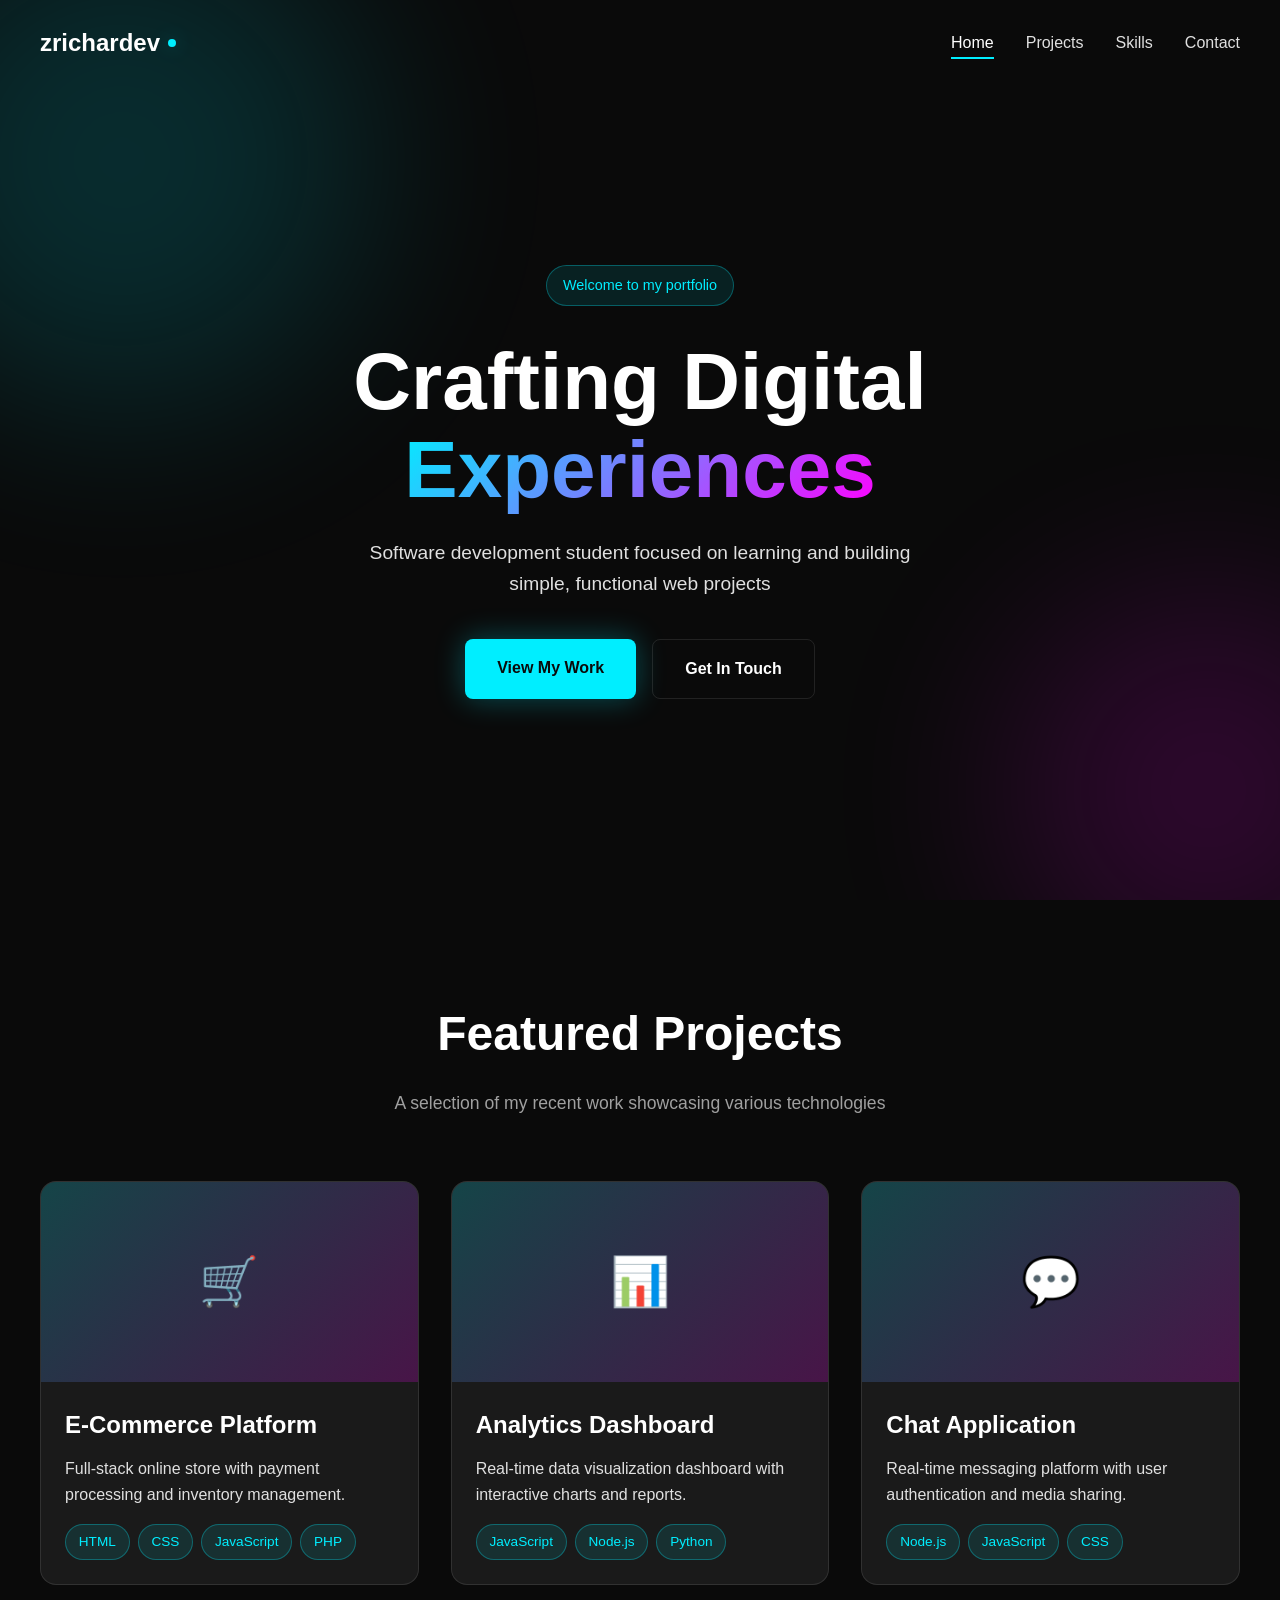
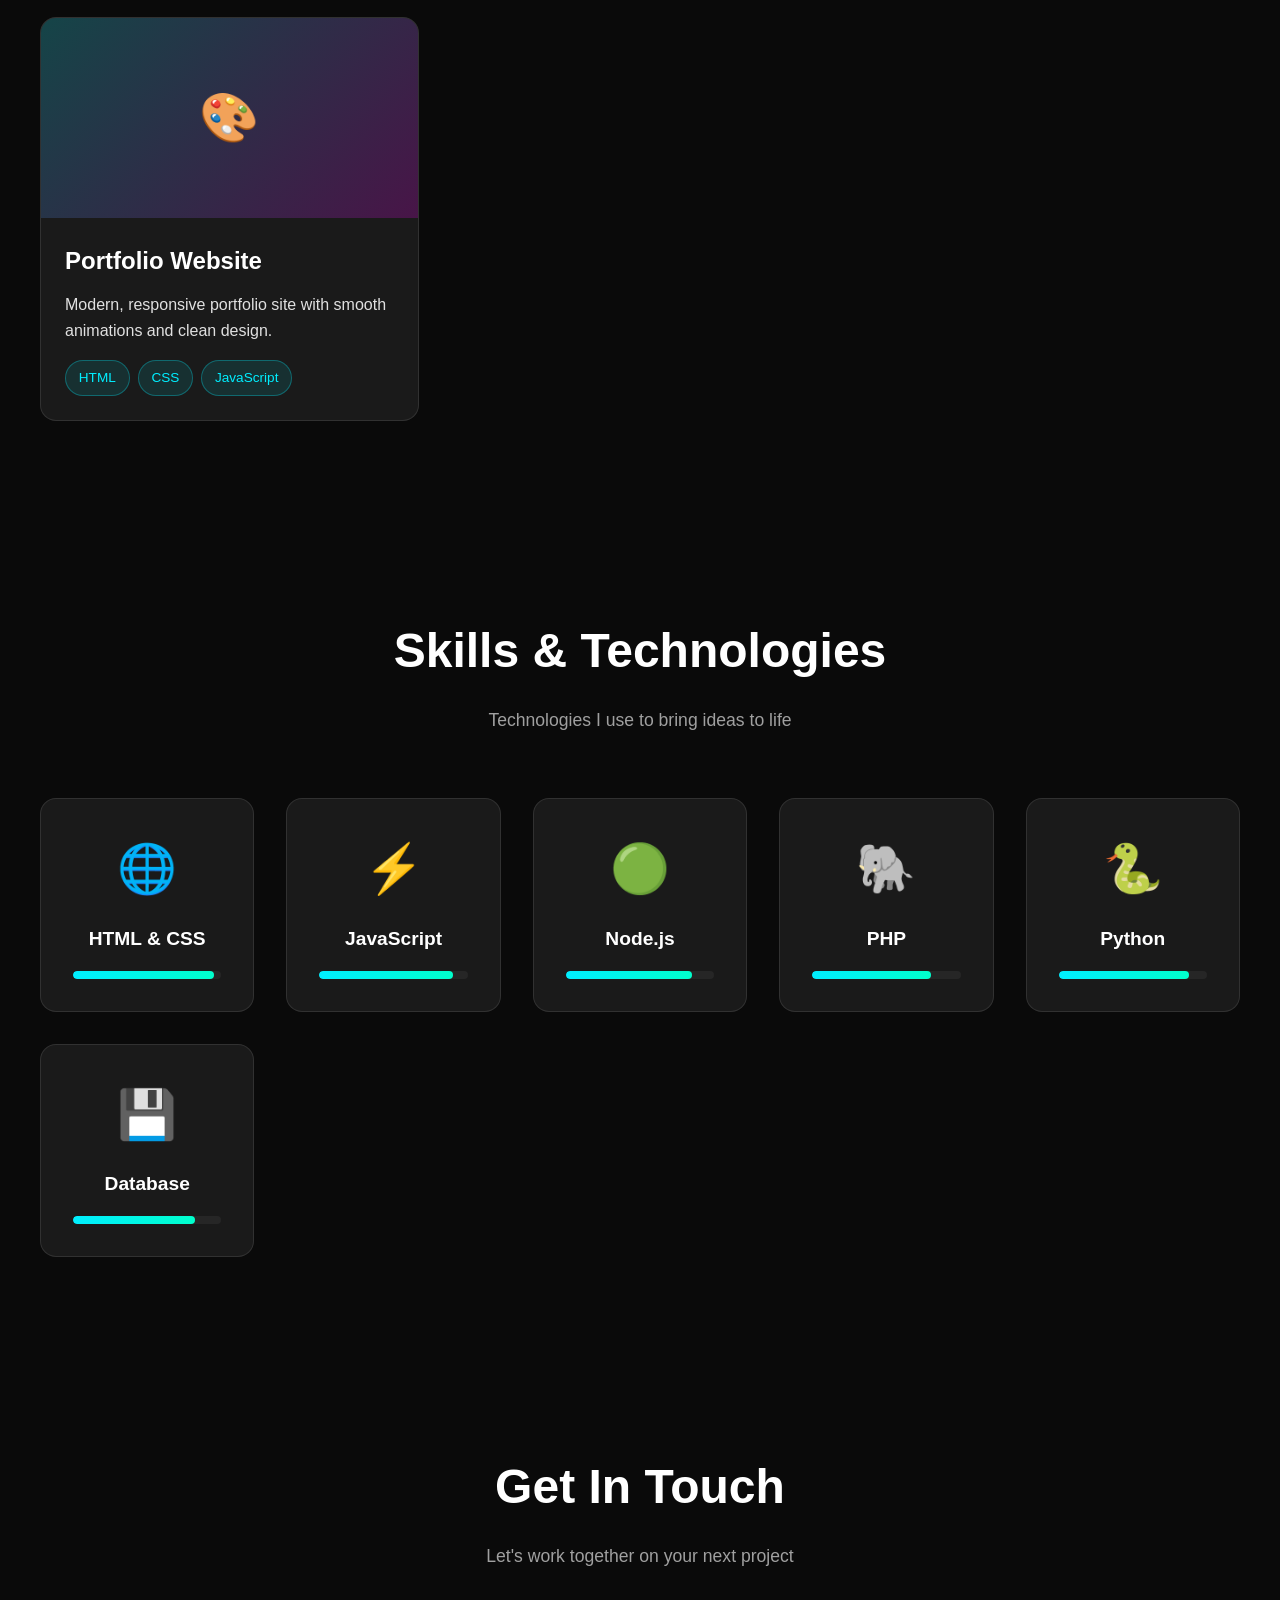
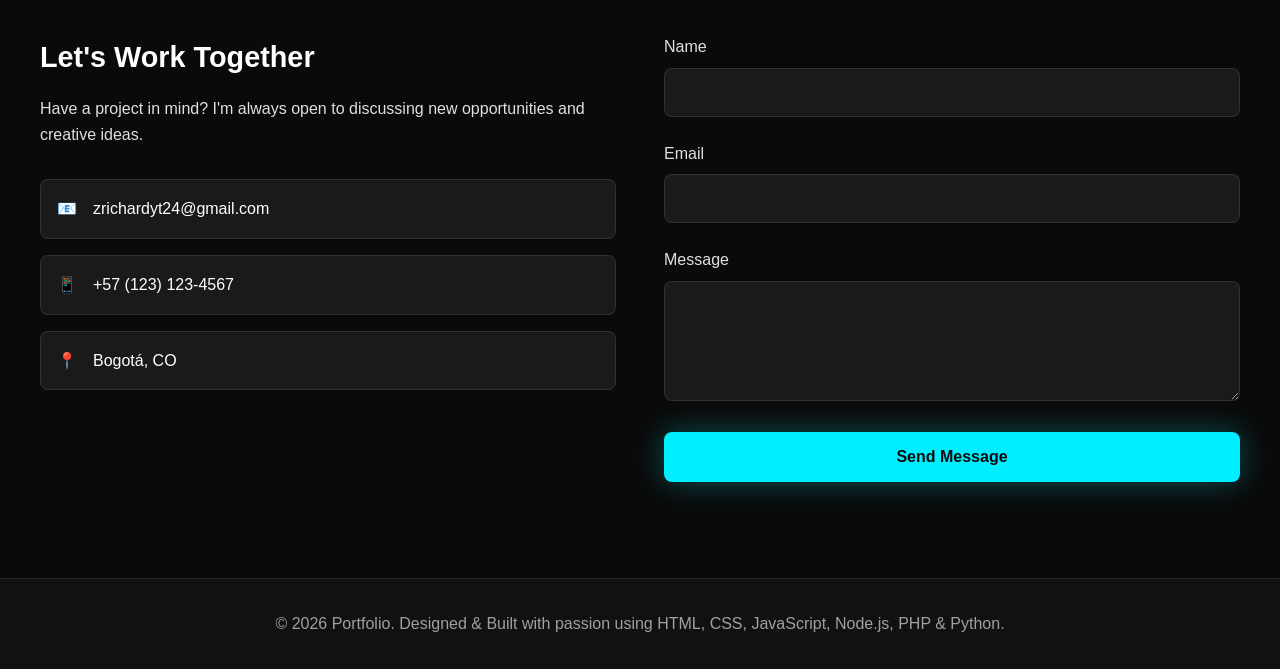
<file: index.html>
<!DOCTYPE html>
<html lang="en">
<head>
    <meta charset="UTF-8">
    <meta name="viewport" content="width=device-width, initial-scale=1.0">
    <title>zrichardev portfolio</title>
    <style>
        * {
            margin: 0;
            padding: 0;
            box-sizing: border-box;
        }

        :root {
            --bg-primary: #0a0a0a;
            --bg-secondary: #111111;
            --bg-card: #1a1a1a;
            --text-primary: #ffffff;
            --text-secondary: #e0e0e0;
            --text-muted: #a0a0a0;
            --accent: #00eeff;
            --accent-glow: rgba(0, 238, 255, 0.3);
            --border: rgba(255, 255, 255, 0.1);
        }

        body {
            font-family: 'Segoe UI', Tahoma, Geneva, Verdana, sans-serif;
            background: var(--bg-primary);
            color: var(--text-primary);
            line-height: 1.6;
            overflow-x: hidden;
        }

        /* Animated Background */
        .animated-bg {
            position: fixed;
            top: 0;
            left: 0;
            width: 100%;
            height: 100%;
            z-index: 0;
            overflow: hidden;
            pointer-events: none;
        }

        .gradient-orb {
            position: absolute;
            border-radius: 50%;
            filter: blur(100px);
            opacity: 0.15;
            animation: float 20s infinite ease-in-out;
        }

        .orb-1 {
            width: 500px;
            height: 500px;
            background: var(--accent);
            top: -10%;
            left: -10%;
        }

        .orb-2 {
            width: 400px;
            height: 400px;
            background: #ff00ff;
            bottom: -10%;
            right: -10%;
            animation-delay: 7s;
        }

        @keyframes float {
            0%, 100% { transform: translate(0, 0) scale(1); }
            33% { transform: translate(50px, -50px) scale(1.1); }
            66% { transform: translate(-50px, 50px) scale(0.9); }
        }

        /* Navigation */
        nav {
            position: fixed;
            top: 0;
            left: 0;
            right: 0;
            z-index: 1000;
            padding: 1.5rem 2rem;
            transition: all 0.3s ease;
        }

        nav.scrolled {
            background: rgba(10, 10, 10, 0.9);
            backdrop-filter: blur(20px);
            border-bottom: 1px solid var(--border);
            padding: 1rem 2rem;
        }

        .nav-content {
            max-width: 1200px;
            margin: 0 auto;
            display: flex;
            justify-content: space-between;
            align-items: center;
        }

        .logo {
            font-size: 1.5rem;
            font-weight: 700;
            display: flex;
            align-items: center;
            gap: 0.5rem;
        }

        .logo-dot {
            width: 8px;
            height: 8px;
            background: var(--accent);
            border-radius: 50%;
            box-shadow: 0 0 20px var(--accent-glow);
            animation: pulse 2s infinite;
        }

        @keyframes pulse {
            0%, 100% { transform: scale(1); opacity: 1; }
            50% { transform: scale(1.2); opacity: 0.8; }
        }

        .nav-menu {
            display: flex;
            gap: 2rem;
            list-style: none;
        }

        .nav-menu a {
            color: var(--text-secondary);
            text-decoration: none;
            position: relative;
            padding: 0.5rem 0;
            transition: color 0.3s ease;
        }

        .nav-menu a::after {
            content: '';
            position: absolute;
            bottom: 0;
            left: 0;
            width: 0;
            height: 2px;
            background: var(--accent);
            transition: width 0.3s ease;
        }

        .nav-menu a:hover,
        .nav-menu a.active {
            color: var(--text-primary);
        }

        .nav-menu a:hover::after,
        .nav-menu a.active::after {
            width: 100%;
        }

        /* Hero Section */
        .hero {
            min-height: 100vh;
            display: flex;
            align-items: center;
            justify-content: center;
            padding: 8rem 2rem 4rem;
            position: relative;
        }

        .hero-content {
            max-width: 1200px;
            text-align: center;
        }

        .hero-tag {
            display: inline-block;
            padding: 0.5rem 1rem;
            background: rgba(0, 238, 255, 0.1);
            border: 1px solid rgba(0, 238, 255, 0.3);
            border-radius: 50px;
            font-size: 0.9rem;
            color: var(--accent);
            margin-bottom: 2rem;
        }

        .hero h1 {
            font-size: clamp(2.5rem, 8vw, 5rem);
            font-weight: 800;
            line-height: 1.1;
            margin-bottom: 1.5rem;
        }

        .gradient-text {
            background: linear-gradient(135deg, var(--accent) 0%, #ff00ff 100%);
            -webkit-background-clip: text;
            -webkit-text-fill-color: transparent;
            background-clip: text;
        }

        .hero p {
            font-size: 1.2rem;
            color: var(--text-secondary);
            max-width: 600px;
            margin: 0 auto 2.5rem;
        }

        .hero-buttons {
            display: flex;
            gap: 1rem;
            justify-content: center;
            flex-wrap: wrap;
        }

        .btn-primary, .btn-secondary {
            padding: 1rem 2rem;
            font-size: 1rem;
            font-weight: 600;
            border-radius: 8px;
            cursor: pointer;
            transition: all 0.3s ease;
            border: none;
            text-decoration: none;
            display: inline-block;
        }

        .btn-primary {
            background: var(--accent);
            color: var(--bg-primary);
            box-shadow: 0 0 30px var(--accent-glow);
        }

        .btn-primary:hover {
            transform: translateY(-2px);
            box-shadow: 0 0 50px var(--accent-glow);
        }

        .btn-secondary {
            background: transparent;
            color: var(--text-primary);
            border: 1px solid var(--border);
        }

        .btn-secondary:hover {
            border-color: var(--accent);
            color: var(--accent);
            transform: translateY(-2px);
        }

        /* Sections */
        section {
            position: relative;
            padding: 6rem 2rem;
        }

        .container {
            max-width: 1200px;
            margin: 0 auto;
        }

        .section-header {
            text-align: center;
            margin-bottom: 4rem;
        }

        .section-title {
            font-size: clamp(2rem, 5vw, 3rem);
            font-weight: 800;
            margin-bottom: 1rem;
        }

        .section-subtitle {
            color: var(--text-muted);
            font-size: 1.1rem;
            max-width: 600px;
            margin: 0 auto;
        }

        /* Projects Grid */
        .projects-grid {
            display: grid;
            grid-template-columns: repeat(auto-fit, minmax(300px, 1fr));
            gap: 2rem;
        }

        .project-card {
            background: var(--bg-card);
            border: 1px solid var(--border);
            border-radius: 16px;
            overflow: hidden;
            transition: all 0.3s ease;
            cursor: pointer;
        }

        .project-card:hover {
            transform: translateY(-8px);
            border-color: var(--accent);
            box-shadow: 0 20px 40px rgba(0, 238, 255, 0.2);
        }

        .project-image {
            width: 100%;
            height: 200px;
            background: linear-gradient(135deg, rgba(0, 238, 255, 0.2), rgba(255, 0, 255, 0.2));
            display: flex;
            align-items: center;
            justify-content: center;
            font-size: 3rem;
            transition: all 0.3s ease;
        }

        .project-card:hover .project-image {
            transform: scale(1.05);
        }

        .project-info {
            padding: 1.5rem;
        }

        .project-title {
            font-size: 1.5rem;
            font-weight: 700;
            margin-bottom: 0.75rem;
        }

        .project-description {
            color: var(--text-secondary);
            margin-bottom: 1rem;
        }

        .project-tags {
            display: flex;
            flex-wrap: wrap;
            gap: 0.5rem;
        }

        .tag {
            padding: 0.4rem 0.8rem;
            background: rgba(0, 238, 255, 0.1);
            border: 1px solid rgba(0, 238, 255, 0.3);
            border-radius: 20px;
            font-size: 0.85rem;
            color: var(--accent);
        }

        /* Skills Grid */
        .skills-grid {
            display: grid;
            grid-template-columns: repeat(auto-fit, minmax(200px, 1fr));
            gap: 2rem;
        }

        .skill-card {
            background: var(--bg-card);
            border: 1px solid var(--border);
            border-radius: 16px;
            padding: 2rem;
            text-align: center;
            transition: all 0.3s ease;
        }

        .skill-card:hover {
            border-color: var(--accent);
            transform: translateY(-5px);
            box-shadow: 0 10px 30px rgba(0, 238, 255, 0.15);
        }

        .skill-icon {
            font-size: 3rem;
            margin-bottom: 1rem;
        }

        .skill-name {
            font-size: 1.2rem;
            font-weight: 700;
            margin-bottom: 1rem;
        }

        .skill-bar {
            width: 100%;
            height: 8px;
            background: rgba(255, 255, 255, 0.05);
            border-radius: 10px;
            overflow: hidden;
        }

        .skill-progress {
            height: 100%;
            background: linear-gradient(90deg, var(--accent) 0%, #00ffcc 100%);
            border-radius: 10px;
            transition: width 1s ease;
        }

        /* Contact Form */
        .contact-grid {
            display: grid;
            grid-template-columns: 1fr;
            gap: 3rem;
        }

        @media (min-width: 768px) {
            .contact-grid {
                grid-template-columns: 1fr 1fr;
            }
        }

        .contact-info h3 {
            font-size: 1.8rem;
            margin-bottom: 1rem;
        }

        .contact-info p {
            color: var(--text-secondary);
            margin-bottom: 2rem;
        }

        .contact-method {
            display: flex;
            align-items: center;
            gap: 1rem;
            padding: 1rem;
            background: var(--bg-card);
            border: 1px solid var(--border);
            border-radius: 8px;
            margin-bottom: 1rem;
            transition: all 0.3s ease;
        }

        .contact-method:hover {
            border-color: var(--accent);
            transform: translateX(5px);
        }

        .form-group {
            margin-bottom: 1.5rem;
        }

        .form-group label {
            display: block;
            margin-bottom: 0.5rem;
            color: var(--text-secondary);
        }

        .form-group input,
        .form-group textarea {
            width: 100%;
            padding: 1rem;
            background: var(--bg-card);
            border: 1px solid var(--border);
            border-radius: 8px;
            color: var(--text-primary);
            font-family: inherit;
            transition: all 0.3s ease;
        }

        .form-group input:focus,
        .form-group textarea:focus {
            outline: none;
            border-color: var(--accent);
            box-shadow: 0 0 0 3px var(--accent-glow);
        }

        .form-group textarea {
            resize: vertical;
            min-height: 120px;
        }

        /* Footer */
        footer {
            background: var(--bg-secondary);
            border-top: 1px solid var(--border);
            padding: 2rem;
            text-align: center;
            color: var(--text-muted);
        }

        /* Responsive */
        @media (max-width: 768px) {
            .nav-menu {
                display: none;
            }

            section {
                padding: 4rem 1.5rem;
            }

            .hero {
                padding: 6rem 1.5rem 3rem;
            }
        }

        /* Smooth Scroll */
        html {
            scroll-behavior: smooth;
        }
    </style>
</head>
<body>
    <!-- Animated Background -->
    <div class="animated-bg">
        <div class="gradient-orb orb-1"></div>
        <div class="gradient-orb orb-2"></div>
    </div>

    <!-- Navigation -->
    <nav id="navbar">
        <div class="nav-content">
            <div class="logo">
                zrichardev<span class="logo-dot"></span>
            </div>
            <ul class="nav-menu">
                <li><a href="#home" class="active">Home</a></li>
                <li><a href="#projects">Projects</a></li>
                <li><a href="#skills">Skills</a></li>
                <li><a href="#contact">Contact</a></li>
            </ul>
        </div>
    </nav>

    <!-- Hero Section -->
    <section id="home" class="hero">
        <div class="hero-content">
            <div class="hero-tag">Welcome to my portfolio</div>
            <h1>
                Crafting Digital<br>
                <span class="gradient-text">Experiences</span>
            </h1>
            <p>
                Software development student focused on learning and building simple,
                functional web projects
            </p>
            <div class="hero-buttons">
                <a href="#projects" class="btn-primary">View My Work</a>
                <a href="#contact" class="btn-secondary">Get In Touch</a>
            </div>
        </div>
    </section>

    <!-- Projects Section -->
    <section id="projects">
        <div class="container">
            <div class="section-header">
                <h2 class="section-title">Featured Projects</h2>
                <p class="section-subtitle">
                    A selection of my recent work showcasing various technologies
                </p>
            </div>

            <div class="projects-grid">
                <div class="project-card">
                    <div class="project-image">🛒</div>
                    <div class="project-info">
                        <h3 class="project-title">E-Commerce Platform</h3>
                        <p class="project-description">
                            Full-stack online store with payment processing and inventory management.
                        </p>
                        <div class="project-tags">
                            <span class="tag">HTML</span>
                            <span class="tag">CSS</span>
                            <span class="tag">JavaScript</span>
                            <span class="tag">PHP</span>
                        </div>
                    </div>
                </div>

                <div class="project-card">
                    <div class="project-image">📊</div>
                    <div class="project-info">
                        <h3 class="project-title">Analytics Dashboard</h3>
                        <p class="project-description">
                            Real-time data visualization dashboard with interactive charts and reports.
                        </p>
                        <div class="project-tags">
                            <span class="tag">JavaScript</span>
                            <span class="tag">Node.js</span>
                            <span class="tag">Python</span>
                        </div>
                    </div>
                </div>

                <div class="project-card">
                    <div class="project-image">💬</div>
                    <div class="project-info">
                        <h3 class="project-title">Chat Application</h3>
                        <p class="project-description">
                            Real-time messaging platform with user authentication and media sharing.
                        </p>
                        <div class="project-tags">
                            <span class="tag">Node.js</span>
                            <span class="tag">JavaScript</span>
                            <span class="tag">CSS</span>
                        </div>
                    </div>
                </div>

                <div class="project-card">
                    <div class="project-image">🎨</div>
                    <div class="project-info">
                        <h3 class="project-title">Portfolio Website</h3>
                        <p class="project-description">
                            Modern, responsive portfolio site with smooth animations and clean design.
                        </p>
                        <div class="project-tags">
                            <span class="tag">HTML</span>
                            <span class="tag">CSS</span>
                            <span class="tag">JavaScript</span>
                        </div>
                    </div>
                </div>
            </div>
        </div>
    </section>

    <!-- Skills Section -->
    <section id="skills">
        <div class="container">
            <div class="section-header">
                <h2 class="section-title">Skills & Technologies</h2>
                <p class="section-subtitle">
                    Technologies I use to bring ideas to life
                </p>
            </div>

            <div class="skills-grid">
                <div class="skill-card">
                    <div class="skill-icon">🌐</div>
                    <h3 class="skill-name">HTML & CSS</h3>
                    <div class="skill-bar">
                        <div class="skill-progress" style="width: 95%"></div>
                    </div>
                </div>

                <div class="skill-card">
                    <div class="skill-icon">⚡</div>
                    <h3 class="skill-name">JavaScript</h3>
                    <div class="skill-bar">
                        <div class="skill-progress" style="width: 90%"></div>
                    </div>
                </div>

                <div class="skill-card">
                    <div class="skill-icon">🟢</div>
                    <h3 class="skill-name">Node.js</h3>
                    <div class="skill-bar">
                        <div class="skill-progress" style="width: 85%"></div>
                    </div>
                </div>

                <div class="skill-card">
                    <div class="skill-icon">🐘</div>
                    <h3 class="skill-name">PHP</h3>
                    <div class="skill-bar">
                        <div class="skill-progress" style="width: 80%"></div>
                    </div>
                </div>

                <div class="skill-card">
                    <div class="skill-icon">🐍</div>
                    <h3 class="skill-name">Python</h3>
                    <div class="skill-bar">
                        <div class="skill-progress" style="width: 88%"></div>
                    </div>
                </div>

                <div class="skill-card">
                    <div class="skill-icon">💾</div>
                    <h3 class="skill-name">Database</h3>
                    <div class="skill-bar">
                        <div class="skill-progress" style="width: 82%"></div>
                    </div>
                </div>
            </div>
        </div>
    </section>

    <!-- Contact Section -->
    <section id="contact">
        <div class="container">
            <div class="section-header">
                <h2 class="section-title">Get In Touch</h2>
                <p class="section-subtitle">
                    Let's work together on your next project
                </p>
            </div>

            <div class="contact-grid">
                <div class="contact-info">
                    <h3>Let's Work Together</h3>
                    <p>
                        Have a project in mind? I'm always open to discussing new opportunities
                        and creative ideas.
                    </p>
                    <div class="contact-method">
                        <span>📧</span>
                        <span>zrichardyt24@gmail.com</span>
                    </div>
                    <div class="contact-method">
                        <span>📱</span>
                        <span>+57 (123) 123-4567</span>
                    </div>
                    <div class="contact-method">
                        <span>📍</span>
                        <span>Bogotá, CO</span>
                    </div>
                </div>

                <form id="contactForm">
                    <div class="form-group">
                        <label for="name">Name</label>
                        <input type="text" id="name" name="name" required>
                    </div>
                    <div class="form-group">
                        <label for="email">Email</label>
                        <input type="email" id="email" name="email" required>
                    </div>
                    <div class="form-group">
                        <label for="message">Message</label>
                        <textarea id="message" name="message" required></textarea>
                    </div>
                    <button type="submit" class="btn-primary" style="width: 100%;">Send Message</button>
                </form>
            </div>
        </div>
    </section>

    <!-- Footer -->
    <footer>
        <p>&copy; 2026 Portfolio. Designed & Built with passion using HTML, CSS, JavaScript, Node.js, PHP & Python.</p>
    </footer>

    <!-- JavaScript -->
    <script>
        // Navigation scroll effect
        window.addEventListener('scroll', () => {
            const navbar = document.getElementById('navbar');
            if (window.scrollY > 50) {
                navbar.classList.add('scrolled');
            } else {
                navbar.classList.remove('scrolled');
            }

            // Update active nav link
            const sections = document.querySelectorAll('section');
            const navLinks = document.querySelectorAll('.nav-menu a');

            sections.forEach(section => {
                const rect = section.getBoundingClientRect();
                if (rect.top <= 100 && rect.bottom >= 100) {
                    navLinks.forEach(link => {
                        link.classList.remove('active');
                        if (link.getAttribute('href') === `#${section.id}`) {
                            link.classList.add('active');
                        }
                    });
                }
            });
        });

        // Animate skill bars on scroll
        const observerOptions = {
            threshold: 0.5
        };

        const observer = new IntersectionObserver((entries) => {
            entries.forEach(entry => {
                if (entry.isIntersecting) {
                    const progressBars = entry.target.querySelectorAll('.skill-progress');
                    progressBars.forEach(bar => {
                        bar.style.width = bar.style.width;
                    });
                }
            });
        }, observerOptions);

        const skillsSection = document.querySelector('#skills');
        if (skillsSection) {
            observer.observe(skillsSection);
        }

        // Contact form submission
        document.getElementById('contactForm').addEventListener('submit', (e) => {
            e.preventDefault();
            const formData = new FormData(e.target);
            const data = Object.fromEntries(formData);
            
            console.log('Form submitted:', data);
            alert('Thank you for your message! I\'ll get back to you soon.');
            e.target.reset();
        });

        // Smooth scroll for navigation links
        document.querySelectorAll('a[href^="#"]').forEach(anchor => {
            anchor.addEventListener('click', function (e) {
                e.preventDefault();
                const target = document.querySelector(this.getAttribute('href'));
                if (target) {
                    target.scrollIntoView({
                        behavior: 'smooth',
                        block: 'start'
                    });
                }
            });
        });
    </script>
</body>
</html>
</file>
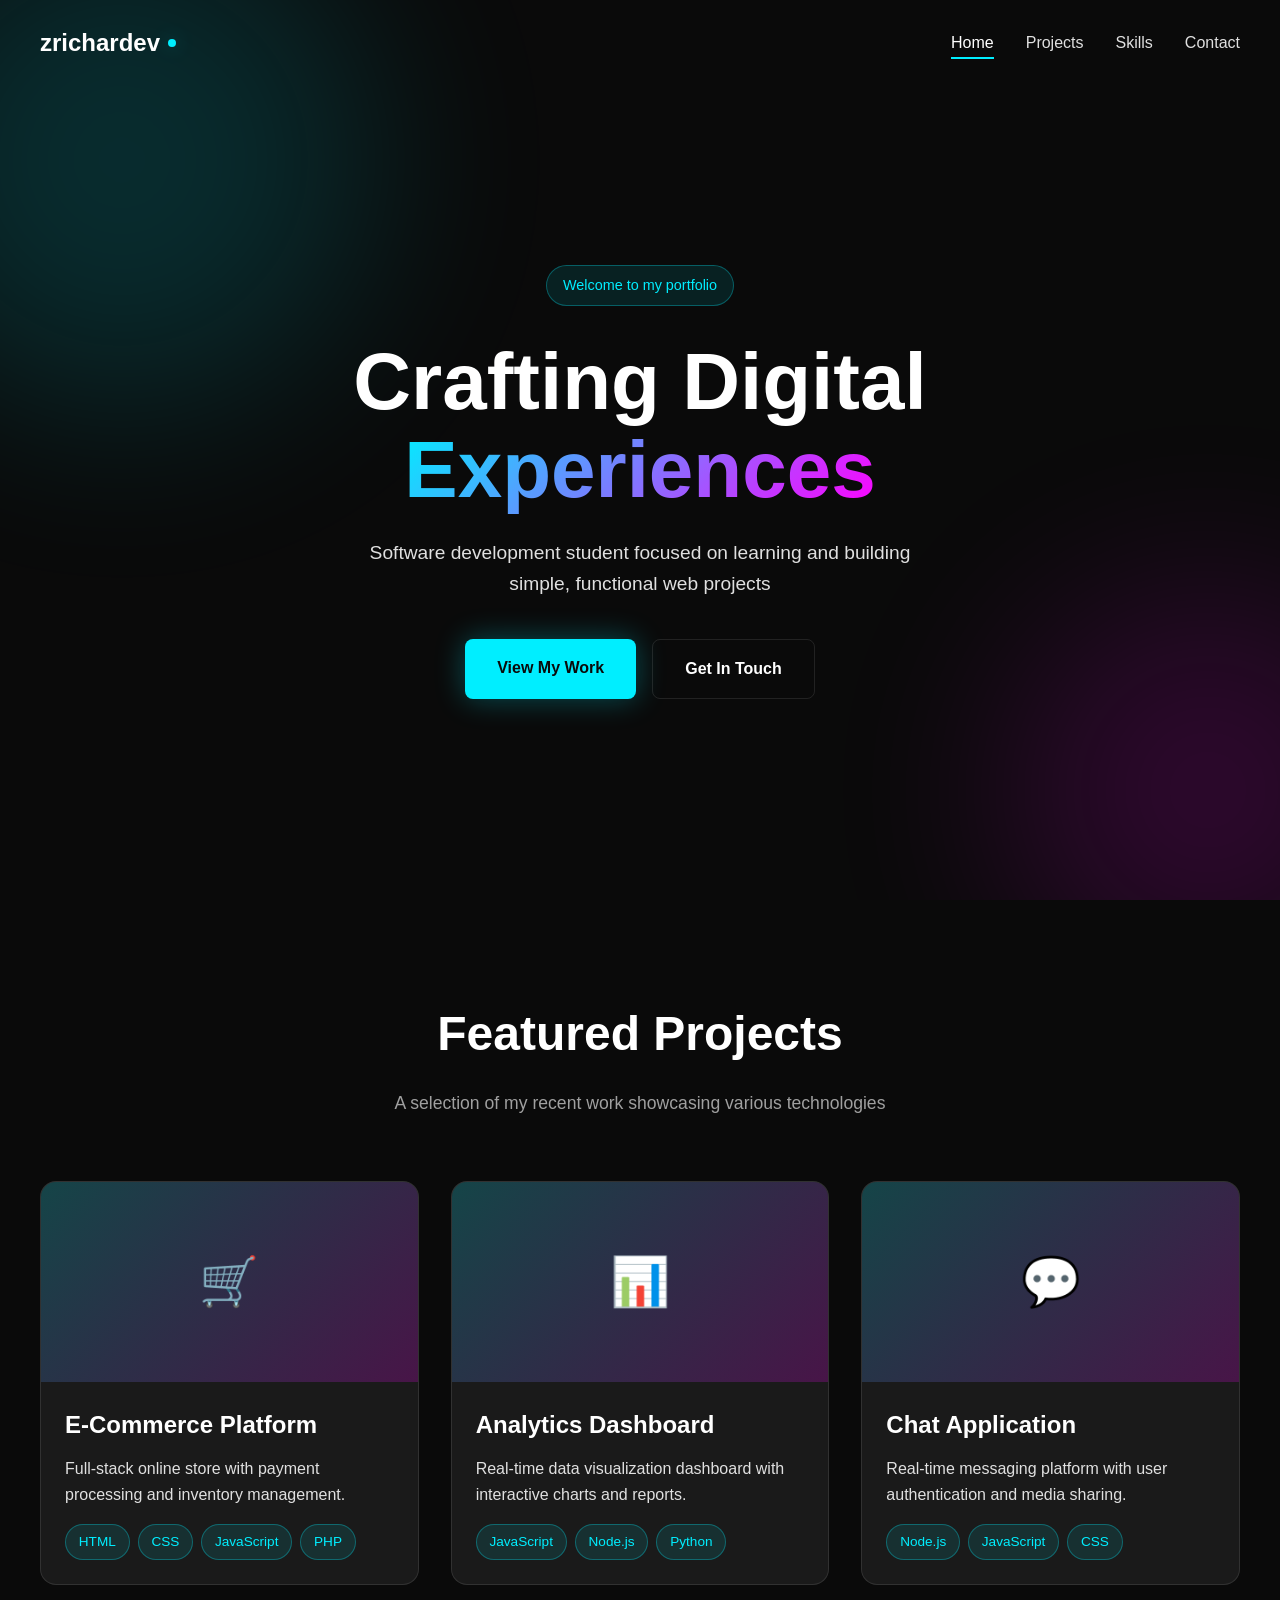
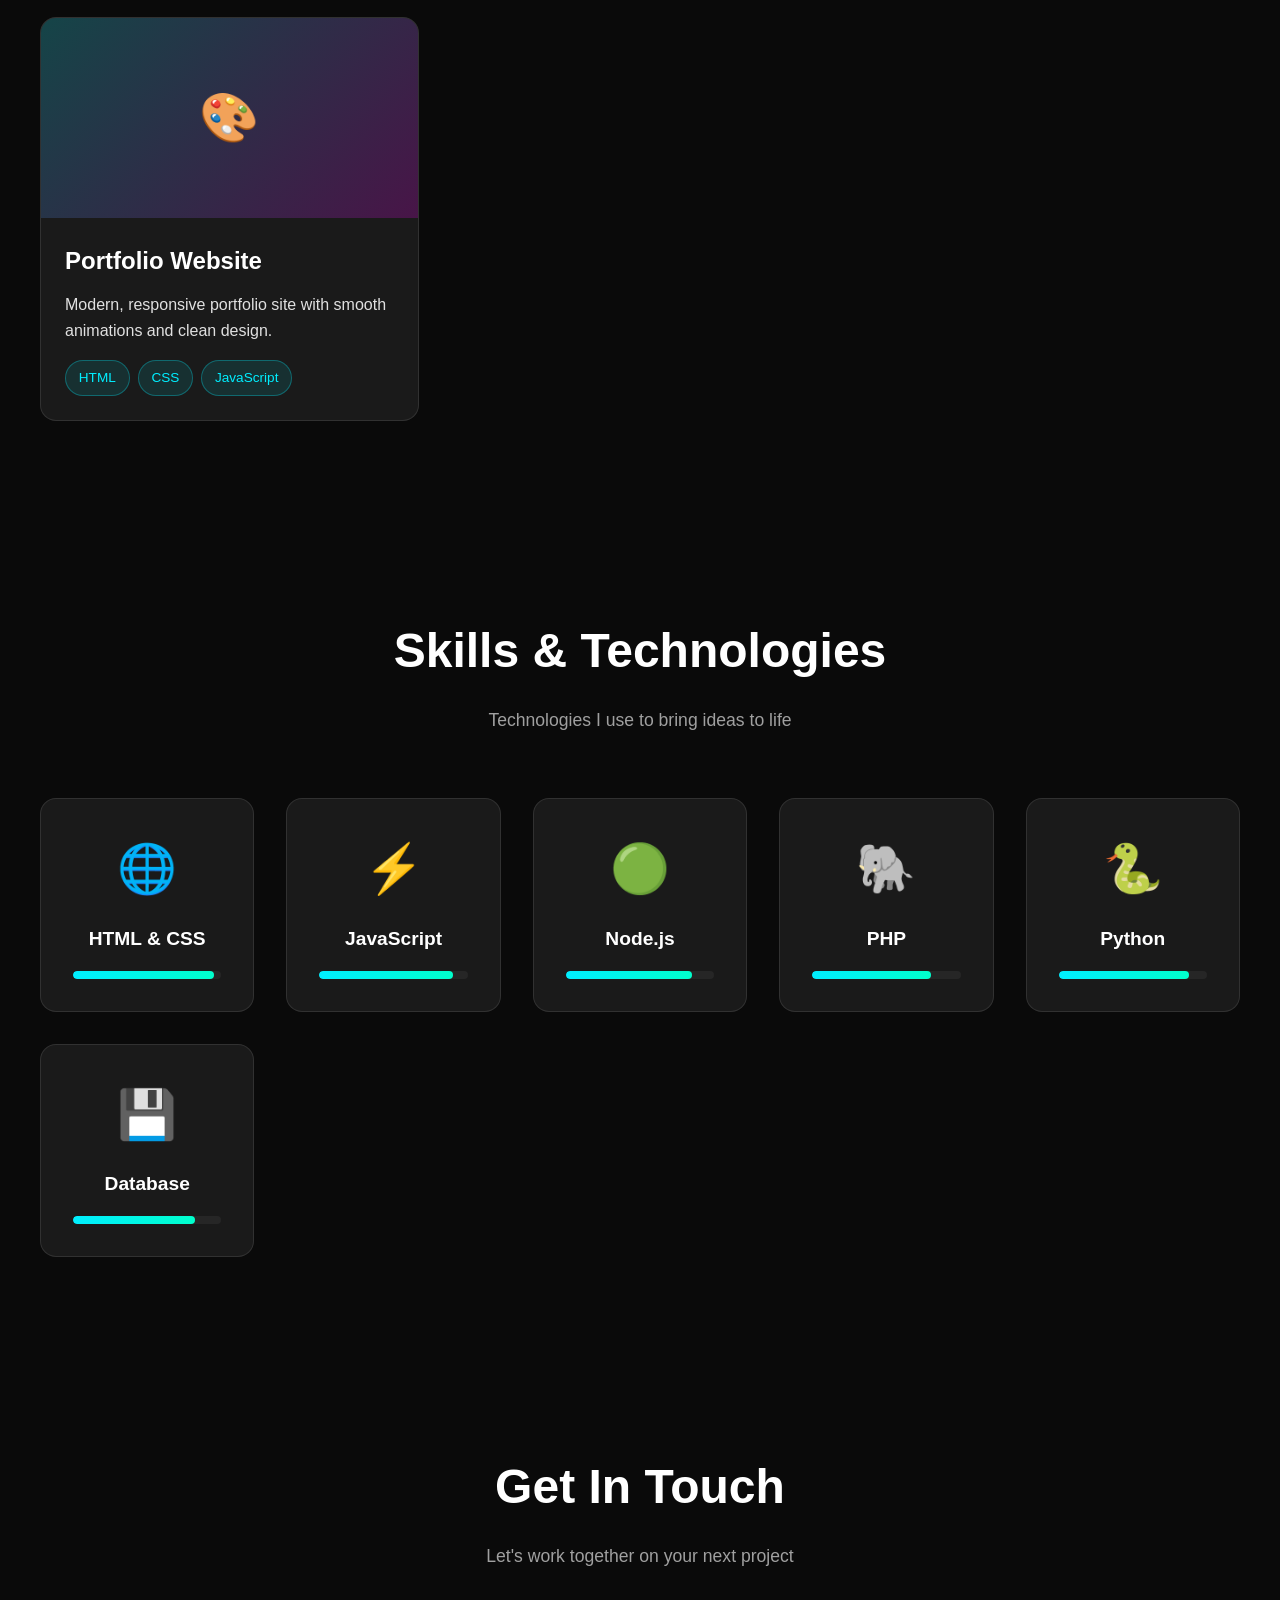
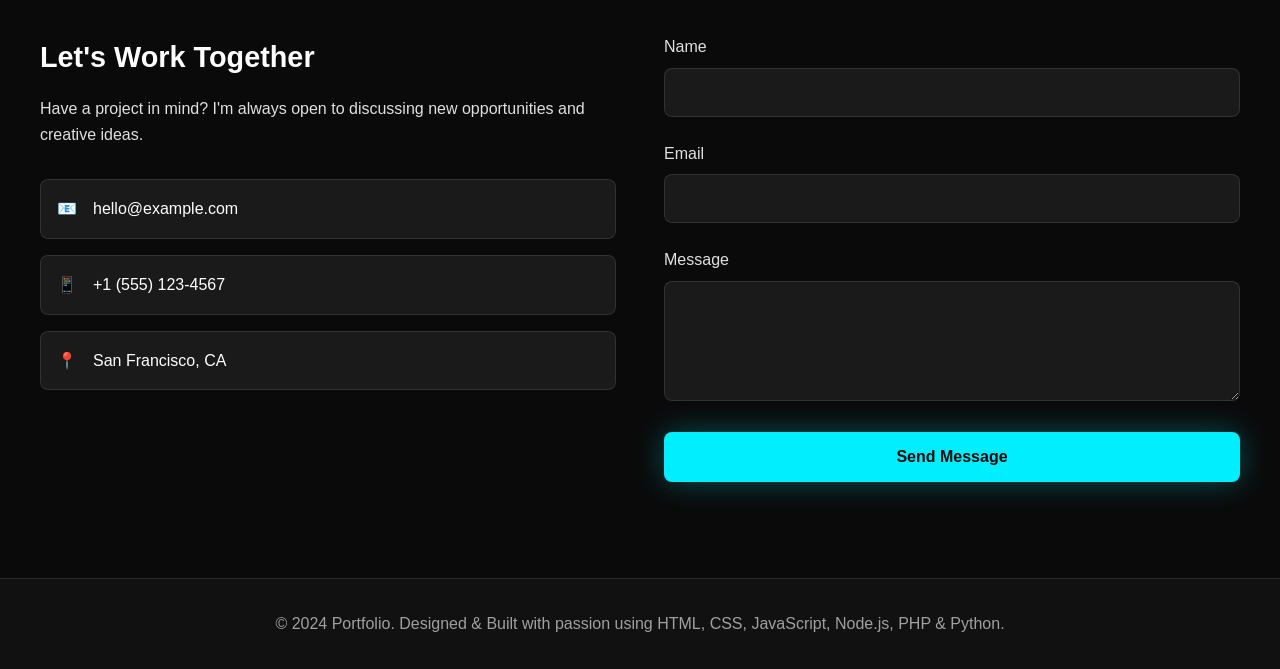
<file: portfolio.html>
<!DOCTYPE html>
<html lang="en">
<head>
    <meta charset="UTF-8">
    <meta name="viewport" content="width=device-width, initial-scale=1.0">
    <title>My Portfolio - Web Developer</title>
    <style>
        * {
            margin: 0;
            padding: 0;
            box-sizing: border-box;
        }

        :root {
            --bg-primary: #0a0a0a;
            --bg-secondary: #111111;
            --bg-card: #1a1a1a;
            --text-primary: #ffffff;
            --text-secondary: #e0e0e0;
            --text-muted: #a0a0a0;
            --accent: #00eeff;
            --accent-glow: rgba(0, 238, 255, 0.3);
            --border: rgba(255, 255, 255, 0.1);
        }

        body {
            font-family: 'Segoe UI', Tahoma, Geneva, Verdana, sans-serif;
            background: var(--bg-primary);
            color: var(--text-primary);
            line-height: 1.6;
            overflow-x: hidden;
        }

        /* Animated Background */
        .animated-bg {
            position: fixed;
            top: 0;
            left: 0;
            width: 100%;
            height: 100%;
            z-index: 0;
            overflow: hidden;
            pointer-events: none;
        }

        .gradient-orb {
            position: absolute;
            border-radius: 50%;
            filter: blur(100px);
            opacity: 0.15;
            animation: float 20s infinite ease-in-out;
        }

        .orb-1 {
            width: 500px;
            height: 500px;
            background: var(--accent);
            top: -10%;
            left: -10%;
        }

        .orb-2 {
            width: 400px;
            height: 400px;
            background: #ff00ff;
            bottom: -10%;
            right: -10%;
            animation-delay: 7s;
        }

        @keyframes float {
            0%, 100% { transform: translate(0, 0) scale(1); }
            33% { transform: translate(50px, -50px) scale(1.1); }
            66% { transform: translate(-50px, 50px) scale(0.9); }
        }

        /* Navigation */
        nav {
            position: fixed;
            top: 0;
            left: 0;
            right: 0;
            z-index: 1000;
            padding: 1.5rem 2rem;
            transition: all 0.3s ease;
        }

        nav.scrolled {
            background: rgba(10, 10, 10, 0.9);
            backdrop-filter: blur(20px);
            border-bottom: 1px solid var(--border);
            padding: 1rem 2rem;
        }

        .nav-content {
            max-width: 1200px;
            margin: 0 auto;
            display: flex;
            justify-content: space-between;
            align-items: center;
        }

        .logo {
            font-size: 1.5rem;
            font-weight: 700;
            display: flex;
            align-items: center;
            gap: 0.5rem;
        }

        .logo-dot {
            width: 8px;
            height: 8px;
            background: var(--accent);
            border-radius: 50%;
            box-shadow: 0 0 20px var(--accent-glow);
            animation: pulse 2s infinite;
        }

        @keyframes pulse {
            0%, 100% { transform: scale(1); opacity: 1; }
            50% { transform: scale(1.2); opacity: 0.8; }
        }

        .nav-menu {
            display: flex;
            gap: 2rem;
            list-style: none;
        }

        .nav-menu a {
            color: var(--text-secondary);
            text-decoration: none;
            position: relative;
            padding: 0.5rem 0;
            transition: color 0.3s ease;
        }

        .nav-menu a::after {
            content: '';
            position: absolute;
            bottom: 0;
            left: 0;
            width: 0;
            height: 2px;
            background: var(--accent);
            transition: width 0.3s ease;
        }

        .nav-menu a:hover,
        .nav-menu a.active {
            color: var(--text-primary);
        }

        .nav-menu a:hover::after,
        .nav-menu a.active::after {
            width: 100%;
        }

        /* Hero Section */
        .hero {
            min-height: 100vh;
            display: flex;
            align-items: center;
            justify-content: center;
            padding: 8rem 2rem 4rem;
            position: relative;
        }

        .hero-content {
            max-width: 1200px;
            text-align: center;
        }

        .hero-tag {
            display: inline-block;
            padding: 0.5rem 1rem;
            background: rgba(0, 238, 255, 0.1);
            border: 1px solid rgba(0, 238, 255, 0.3);
            border-radius: 50px;
            font-size: 0.9rem;
            color: var(--accent);
            margin-bottom: 2rem;
        }

        .hero h1 {
            font-size: clamp(2.5rem, 8vw, 5rem);
            font-weight: 800;
            line-height: 1.1;
            margin-bottom: 1.5rem;
        }

        .gradient-text {
            background: linear-gradient(135deg, var(--accent) 0%, #ff00ff 100%);
            -webkit-background-clip: text;
            -webkit-text-fill-color: transparent;
            background-clip: text;
        }

        .hero p {
            font-size: 1.2rem;
            color: var(--text-secondary);
            max-width: 600px;
            margin: 0 auto 2.5rem;
        }

        .hero-buttons {
            display: flex;
            gap: 1rem;
            justify-content: center;
            flex-wrap: wrap;
        }

        .btn-primary, .btn-secondary {
            padding: 1rem 2rem;
            font-size: 1rem;
            font-weight: 600;
            border-radius: 8px;
            cursor: pointer;
            transition: all 0.3s ease;
            border: none;
            text-decoration: none;
            display: inline-block;
        }

        .btn-primary {
            background: var(--accent);
            color: var(--bg-primary);
            box-shadow: 0 0 30px var(--accent-glow);
        }

        .btn-primary:hover {
            transform: translateY(-2px);
            box-shadow: 0 0 50px var(--accent-glow);
        }

        .btn-secondary {
            background: transparent;
            color: var(--text-primary);
            border: 1px solid var(--border);
        }

        .btn-secondary:hover {
            border-color: var(--accent);
            color: var(--accent);
            transform: translateY(-2px);
        }

        /* Sections */
        section {
            position: relative;
            padding: 6rem 2rem;
        }

        .container {
            max-width: 1200px;
            margin: 0 auto;
        }

        .section-header {
            text-align: center;
            margin-bottom: 4rem;
        }

        .section-title {
            font-size: clamp(2rem, 5vw, 3rem);
            font-weight: 800;
            margin-bottom: 1rem;
        }

        .section-subtitle {
            color: var(--text-muted);
            font-size: 1.1rem;
            max-width: 600px;
            margin: 0 auto;
        }

        /* Projects Grid */
        .projects-grid {
            display: grid;
            grid-template-columns: repeat(auto-fit, minmax(300px, 1fr));
            gap: 2rem;
        }

        .project-card {
            background: var(--bg-card);
            border: 1px solid var(--border);
            border-radius: 16px;
            overflow: hidden;
            transition: all 0.3s ease;
            cursor: pointer;
        }

        .project-card:hover {
            transform: translateY(-8px);
            border-color: var(--accent);
            box-shadow: 0 20px 40px rgba(0, 238, 255, 0.2);
        }

        .project-image {
            width: 100%;
            height: 200px;
            background: linear-gradient(135deg, rgba(0, 238, 255, 0.2), rgba(255, 0, 255, 0.2));
            display: flex;
            align-items: center;
            justify-content: center;
            font-size: 3rem;
            transition: all 0.3s ease;
        }

        .project-card:hover .project-image {
            transform: scale(1.05);
        }

        .project-info {
            padding: 1.5rem;
        }

        .project-title {
            font-size: 1.5rem;
            font-weight: 700;
            margin-bottom: 0.75rem;
        }

        .project-description {
            color: var(--text-secondary);
            margin-bottom: 1rem;
        }

        .project-tags {
            display: flex;
            flex-wrap: wrap;
            gap: 0.5rem;
        }

        .tag {
            padding: 0.4rem 0.8rem;
            background: rgba(0, 238, 255, 0.1);
            border: 1px solid rgba(0, 238, 255, 0.3);
            border-radius: 20px;
            font-size: 0.85rem;
            color: var(--accent);
        }

        /* Skills Grid */
        .skills-grid {
            display: grid;
            grid-template-columns: repeat(auto-fit, minmax(200px, 1fr));
            gap: 2rem;
        }

        .skill-card {
            background: var(--bg-card);
            border: 1px solid var(--border);
            border-radius: 16px;
            padding: 2rem;
            text-align: center;
            transition: all 0.3s ease;
        }

        .skill-card:hover {
            border-color: var(--accent);
            transform: translateY(-5px);
            box-shadow: 0 10px 30px rgba(0, 238, 255, 0.15);
        }

        .skill-icon {
            font-size: 3rem;
            margin-bottom: 1rem;
        }

        .skill-name {
            font-size: 1.2rem;
            font-weight: 700;
            margin-bottom: 1rem;
        }

        .skill-bar {
            width: 100%;
            height: 8px;
            background: rgba(255, 255, 255, 0.05);
            border-radius: 10px;
            overflow: hidden;
        }

        .skill-progress {
            height: 100%;
            background: linear-gradient(90deg, var(--accent) 0%, #00ffcc 100%);
            border-radius: 10px;
            transition: width 1s ease;
        }

        /* Contact Form */
        .contact-grid {
            display: grid;
            grid-template-columns: 1fr;
            gap: 3rem;
        }

        @media (min-width: 768px) {
            .contact-grid {
                grid-template-columns: 1fr 1fr;
            }
        }

        .contact-info h3 {
            font-size: 1.8rem;
            margin-bottom: 1rem;
        }

        .contact-info p {
            color: var(--text-secondary);
            margin-bottom: 2rem;
        }

        .contact-method {
            display: flex;
            align-items: center;
            gap: 1rem;
            padding: 1rem;
            background: var(--bg-card);
            border: 1px solid var(--border);
            border-radius: 8px;
            margin-bottom: 1rem;
            transition: all 0.3s ease;
        }

        .contact-method:hover {
            border-color: var(--accent);
            transform: translateX(5px);
        }

        .form-group {
            margin-bottom: 1.5rem;
        }

        .form-group label {
            display: block;
            margin-bottom: 0.5rem;
            color: var(--text-secondary);
        }

        .form-group input,
        .form-group textarea {
            width: 100%;
            padding: 1rem;
            background: var(--bg-card);
            border: 1px solid var(--border);
            border-radius: 8px;
            color: var(--text-primary);
            font-family: inherit;
            transition: all 0.3s ease;
        }

        .form-group input:focus,
        .form-group textarea:focus {
            outline: none;
            border-color: var(--accent);
            box-shadow: 0 0 0 3px var(--accent-glow);
        }

        .form-group textarea {
            resize: vertical;
            min-height: 120px;
        }

        /* Footer */
        footer {
            background: var(--bg-secondary);
            border-top: 1px solid var(--border);
            padding: 2rem;
            text-align: center;
            color: var(--text-muted);
        }

        /* Responsive */
        @media (max-width: 768px) {
            .nav-menu {
                display: none;
            }

            section {
                padding: 4rem 1.5rem;
            }

            .hero {
                padding: 6rem 1.5rem 3rem;
            }
        }

        /* Smooth Scroll */
        html {
            scroll-behavior: smooth;
        }
    </style>
</head>
<body>
    <!-- Animated Background -->
    <div class="animated-bg">
        <div class="gradient-orb orb-1"></div>
        <div class="gradient-orb orb-2"></div>
    </div>

    <!-- Navigation -->
    <nav id="navbar">
        <div class="nav-content">
            <div class="logo">
                zrichardev<span class="logo-dot"></span>
            </div>
            <ul class="nav-menu">
                <li><a href="#home" class="active">Home</a></li>
                <li><a href="#projects">Projects</a></li>
                <li><a href="#skills">Skills</a></li>
                <li><a href="#contact">Contact</a></li>
            </ul>
        </div>
    </nav>

    <!-- Hero Section -->
    <section id="home" class="hero">
        <div class="hero-content">
            <div class="hero-tag">Welcome to my portfolio</div>
            <h1>
                Crafting Digital<br>
                <span class="gradient-text">Experiences</span>
            </h1>
            <p>
                Software development student focused on learning and building simple,
                functional web projects
            </p>
            <div class="hero-buttons">
                <a href="#projects" class="btn-primary">View My Work</a>
                <a href="#contact" class="btn-secondary">Get In Touch</a>
            </div>
        </div>
    </section>

    <!-- Projects Section -->
    <section id="projects">
        <div class="container">
            <div class="section-header">
                <h2 class="section-title">Featured Projects</h2>
                <p class="section-subtitle">
                    A selection of my recent work showcasing various technologies
                </p>
            </div>

            <div class="projects-grid">
                <div class="project-card">
                    <div class="project-image">🛒</div>
                    <div class="project-info">
                        <h3 class="project-title">E-Commerce Platform</h3>
                        <p class="project-description">
                            Full-stack online store with payment processing and inventory management.
                        </p>
                        <div class="project-tags">
                            <span class="tag">HTML</span>
                            <span class="tag">CSS</span>
                            <span class="tag">JavaScript</span>
                            <span class="tag">PHP</span>
                        </div>
                    </div>
                </div>

                <div class="project-card">
                    <div class="project-image">📊</div>
                    <div class="project-info">
                        <h3 class="project-title">Analytics Dashboard</h3>
                        <p class="project-description">
                            Real-time data visualization dashboard with interactive charts and reports.
                        </p>
                        <div class="project-tags">
                            <span class="tag">JavaScript</span>
                            <span class="tag">Node.js</span>
                            <span class="tag">Python</span>
                        </div>
                    </div>
                </div>

                <div class="project-card">
                    <div class="project-image">💬</div>
                    <div class="project-info">
                        <h3 class="project-title">Chat Application</h3>
                        <p class="project-description">
                            Real-time messaging platform with user authentication and media sharing.
                        </p>
                        <div class="project-tags">
                            <span class="tag">Node.js</span>
                            <span class="tag">JavaScript</span>
                            <span class="tag">CSS</span>
                        </div>
                    </div>
                </div>

                <div class="project-card">
                    <div class="project-image">🎨</div>
                    <div class="project-info">
                        <h3 class="project-title">Portfolio Website</h3>
                        <p class="project-description">
                            Modern, responsive portfolio site with smooth animations and clean design.
                        </p>
                        <div class="project-tags">
                            <span class="tag">HTML</span>
                            <span class="tag">CSS</span>
                            <span class="tag">JavaScript</span>
                        </div>
                    </div>
                </div>
            </div>
        </div>
    </section>

    <!-- Skills Section -->
    <section id="skills">
        <div class="container">
            <div class="section-header">
                <h2 class="section-title">Skills & Technologies</h2>
                <p class="section-subtitle">
                    Technologies I use to bring ideas to life
                </p>
            </div>

            <div class="skills-grid">
                <div class="skill-card">
                    <div class="skill-icon">🌐</div>
                    <h3 class="skill-name">HTML & CSS</h3>
                    <div class="skill-bar">
                        <div class="skill-progress" style="width: 95%"></div>
                    </div>
                </div>

                <div class="skill-card">
                    <div class="skill-icon">⚡</div>
                    <h3 class="skill-name">JavaScript</h3>
                    <div class="skill-bar">
                        <div class="skill-progress" style="width: 90%"></div>
                    </div>
                </div>

                <div class="skill-card">
                    <div class="skill-icon">🟢</div>
                    <h3 class="skill-name">Node.js</h3>
                    <div class="skill-bar">
                        <div class="skill-progress" style="width: 85%"></div>
                    </div>
                </div>

                <div class="skill-card">
                    <div class="skill-icon">🐘</div>
                    <h3 class="skill-name">PHP</h3>
                    <div class="skill-bar">
                        <div class="skill-progress" style="width: 80%"></div>
                    </div>
                </div>

                <div class="skill-card">
                    <div class="skill-icon">🐍</div>
                    <h3 class="skill-name">Python</h3>
                    <div class="skill-bar">
                        <div class="skill-progress" style="width: 88%"></div>
                    </div>
                </div>

                <div class="skill-card">
                    <div class="skill-icon">💾</div>
                    <h3 class="skill-name">Database</h3>
                    <div class="skill-bar">
                        <div class="skill-progress" style="width: 82%"></div>
                    </div>
                </div>
            </div>
        </div>
    </section>

    <!-- Contact Section -->
    <section id="contact">
        <div class="container">
            <div class="section-header">
                <h2 class="section-title">Get In Touch</h2>
                <p class="section-subtitle">
                    Let's work together on your next project
                </p>
            </div>

            <div class="contact-grid">
                <div class="contact-info">
                    <h3>Let's Work Together</h3>
                    <p>
                        Have a project in mind? I'm always open to discussing new opportunities
                        and creative ideas.
                    </p>
                    <div class="contact-method">
                        <span>📧</span>
                        <span>hello@example.com</span>
                    </div>
                    <div class="contact-method">
                        <span>📱</span>
                        <span>+1 (555) 123-4567</span>
                    </div>
                    <div class="contact-method">
                        <span>📍</span>
                        <span>San Francisco, CA</span>
                    </div>
                </div>

                <form id="contactForm">
                    <div class="form-group">
                        <label for="name">Name</label>
                        <input type="text" id="name" name="name" required>
                    </div>
                    <div class="form-group">
                        <label for="email">Email</label>
                        <input type="email" id="email" name="email" required>
                    </div>
                    <div class="form-group">
                        <label for="message">Message</label>
                        <textarea id="message" name="message" required></textarea>
                    </div>
                    <button type="submit" class="btn-primary" style="width: 100%;">Send Message</button>
                </form>
            </div>
        </div>
    </section>

    <!-- Footer -->
    <footer>
        <p>&copy; 2024 Portfolio. Designed & Built with passion using HTML, CSS, JavaScript, Node.js, PHP & Python.</p>
    </footer>

    <!-- JavaScript -->
    <script>
        // Navigation scroll effect
        window.addEventListener('scroll', () => {
            const navbar = document.getElementById('navbar');
            if (window.scrollY > 50) {
                navbar.classList.add('scrolled');
            } else {
                navbar.classList.remove('scrolled');
            }

            // Update active nav link
            const sections = document.querySelectorAll('section');
            const navLinks = document.querySelectorAll('.nav-menu a');

            sections.forEach(section => {
                const rect = section.getBoundingClientRect();
                if (rect.top <= 100 && rect.bottom >= 100) {
                    navLinks.forEach(link => {
                        link.classList.remove('active');
                        if (link.getAttribute('href') === `#${section.id}`) {
                            link.classList.add('active');
                        }
                    });
                }
            });
        });

        // Animate skill bars on scroll
        const observerOptions = {
            threshold: 0.5
        };

        const observer = new IntersectionObserver((entries) => {
            entries.forEach(entry => {
                if (entry.isIntersecting) {
                    const progressBars = entry.target.querySelectorAll('.skill-progress');
                    progressBars.forEach(bar => {
                        bar.style.width = bar.style.width;
                    });
                }
            });
        }, observerOptions);

        const skillsSection = document.querySelector('#skills');
        if (skillsSection) {
            observer.observe(skillsSection);
        }

        // Contact form submission
        document.getElementById('contactForm').addEventListener('submit', (e) => {
            e.preventDefault();
            const formData = new FormData(e.target);
            const data = Object.fromEntries(formData);
            
            console.log('Form submitted:', data);
            alert('Thank you for your message! I\'ll get back to you soon.');
            e.target.reset();
        });

        // Smooth scroll for navigation links
        document.querySelectorAll('a[href^="#"]').forEach(anchor => {
            anchor.addEventListener('click', function (e) {
                e.preventDefault();
                const target = document.querySelector(this.getAttribute('href'));
                if (target) {
                    target.scrollIntoView({
                        behavior: 'smooth',
                        block: 'start'
                    });
                }
            });
        });
    </script>
</body>
</html>
</file>
